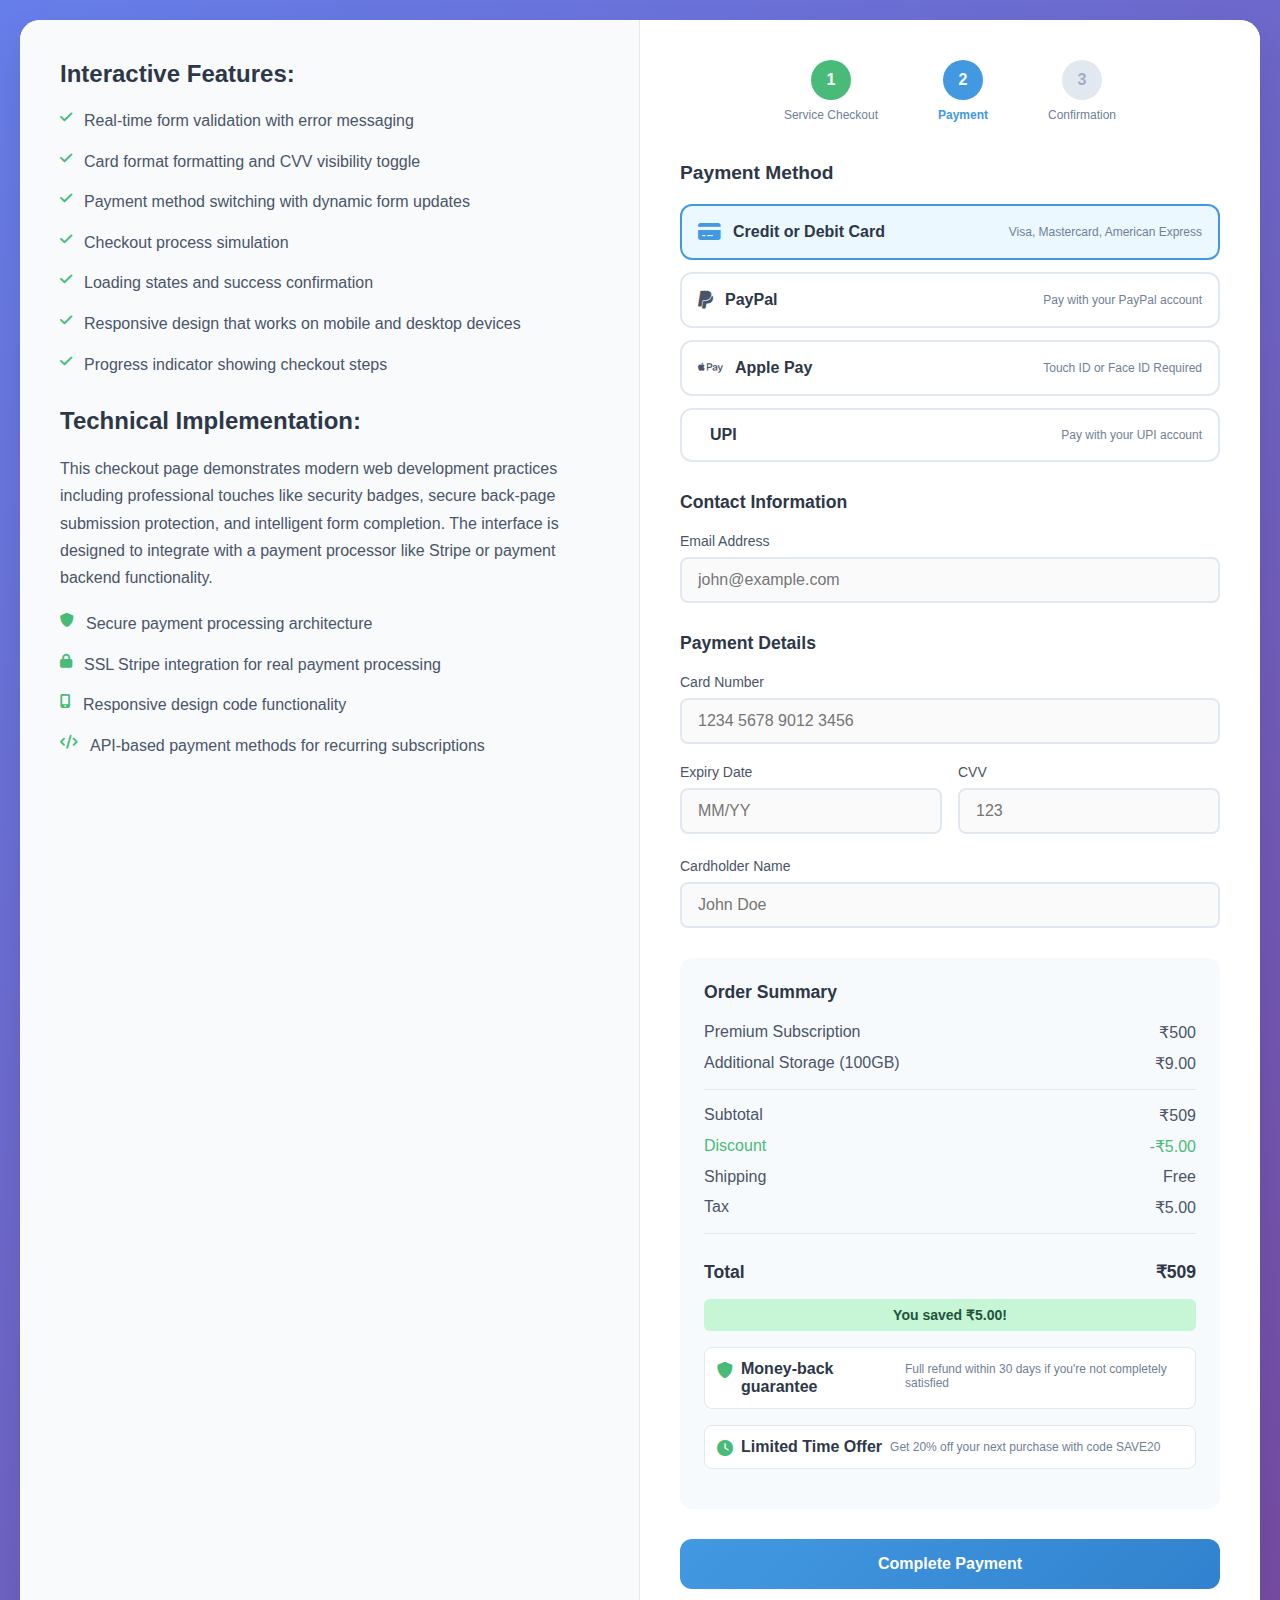
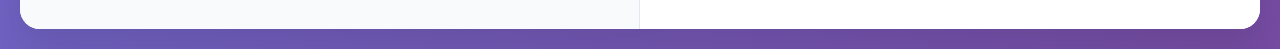
<file: public/payment.html>
<!DOCTYPE html>
<html lang="en">
<head>
    <meta charset="UTF-8">
    <meta name="viewport" content="width=device-width, initial-scale=1.0">
    <title>Payment Page - Premium Subscription</title>
    <link rel="stylesheet" href="payment.css">
    <link href="https://cdnjs.cloudflare.com/ajax/libs/font-awesome/6.0.0/css/all.min.css" rel="stylesheet">
</head>
<body>
    <div class="container">
        <!-- Left Section - Features -->
        <div class="features-section">
            <h2>Interactive Features:</h2>
            <ul class="features-list">
                <li><i class="fas fa-check"></i> Real-time form validation with error messaging</li>
                <li><i class="fas fa-check"></i> Card format formatting and CVV visibility toggle</li>
                <li><i class="fas fa-check"></i> Payment method switching with dynamic form updates</li>
                <li><i class="fas fa-check"></i> Checkout process simulation</li>
                <li><i class="fas fa-check"></i> Loading states and success confirmation</li>
                <li><i class="fas fa-check"></i> Responsive design that works on mobile and desktop devices</li>
                <li><i class="fas fa-check"></i> Progress indicator showing checkout steps</li>
            </ul>

            <h2>Technical Implementation:</h2>
            <p>This checkout page demonstrates modern web development practices including professional touches like security badges, secure back-page submission protection, and intelligent form completion. The interface is designed to integrate with a payment processor like Stripe or payment backend functionality.</p>

            <ul class="tech-features">
                <li><i class="fas fa-shield-alt"></i> Secure payment processing architecture</li>
                <li><i class="fas fa-lock"></i> SSL Stripe integration for real payment processing</li>
                <li><i class="fas fa-mobile-alt"></i> Responsive design code functionality</li>
                <li><i class="fas fa-code"></i> API-based payment methods for recurring subscriptions</li>
            </ul>
        </div>

        <!-- Right Section - Payment Form -->
        <div class="payment-section">
            <!-- Progress Steps -->
            <div class="progress-steps">
                <div class="step completed">
                    <div class="step-number">1</div>
                    <span>Service Checkout</span>
                </div>
                <div class="step active">
                    <div class="step-number">2</div>
                    <span>Payment</span>
                </div>
                <div class="step">
                    <div class="step-number">3</div>
                    <span>Confirmation</span>
                </div>
            </div>

            <!-- Payment Methods -->
            <div class="payment-methods">
                <h3>Payment Method</h3>
                <div class="payment-options">
                    <div class="payment-option active" data-method="card">
                        <i class="fas fa-credit-card"></i>
                        <span>Credit or Debit Card</span>
                        <small>Visa, Mastercard, American Express</small>
                    </div>
                    <div class="payment-option" data-method="paypal">
                        <i class="fab fa-paypal"></i>
                        <span>PayPal</span>
                        <small>Pay with your PayPal account</small>
                    </div>
                   
                    <div class="payment-option" data-method="applepay">
                        <i class="fab fa-apple-pay"></i>
                        <span>Apple Pay</span>
                        <small>Touch ID or Face ID Required</small>
                    </div>
                     <div class="payment-option" data-method="UPI">
                        <i class="fab fa-UPI"></i>
                        <span>UPI</span>
                        <small>Pay with your UPI account</small>
                    </div>
                </div>
            </div>

            <!-- Card Form -->
            <div class="card-form" id="cardForm">
                <div class="contact-info">
                    <h4>Contact Information</h4>
                    <div class="form-group">
                        <label for="email">Email Address</label>
                        <input type="email" id="email" placeholder="john@example.com" required>
                        <span class="error-message" id="emailError"></span>
                    </div>
                </div>

                <div class="payment-details">
                    <h4>Payment Details</h4>
                    <div class="form-group">
                        <label for="cardNumber">Card Number</label>
                        <input type="text" id="cardNumber" placeholder="1234 5678 9012 3456" maxlength="19" required>
                        <span class="error-message" id="cardError"></span>
                    </div>
                    <div class="form-row">
                        <div class="form-group">
                            <label for="expiry">Expiry Date</label>
                            <input type="text" id="expiry" placeholder="MM/YY" maxlength="5" required>
                            <span class="error-message" id="expiryError"></span>
                        </div>
                        <div class="form-group">
                            <label for="cvv">CVV</label>
                            <input type="password" id="cvv" placeholder="123" maxlength="4" required>
                            <span class="error-message" id="cvvError"></span>
                        </div>
                    </div>
                    <div class="form-group">
                        <label for="cardName">Cardholder Name</label>
                        <input type="text" id="cardName" placeholder="John Doe" required>
                        <span class="error-message" id="nameError"></span>
                    </div>
                </div>
            </div>

            <!-- Order Summary -->
            <div class="order-summary">
                <h3>Order Summary</h3>
                <div class="summary-item">
                    <span>Premium Subscription</span>
                    <span>₹500</span>
                </div>
                <div class="summary-item">
                    <span>Additional Storage (100GB)</span>
                    <span>₹9.00</span>
                </div>
                <div class="summary-divider"></div>
                <div class="summary-item">
                    <span>Subtotal</span>
                    <span>₹509</span>
                </div>
                <div class="summary-item discount">
                    <span>Discount</span>
                    <span>-₹5.00</span>
                </div>
                <div class="summary-item">
                    <span>Shipping</span>
                    <span>Free</span>
                </div>
                <div class="summary-item">
                    <span>Tax</span>
                    <span>₹5.00</span>
                </div>
                <div class="summary-divider"></div>
                <div class="summary-item total">
                    <span>Total</span>
                    <span>₹509</span>
                </div>
                <div class="savings">
                    <span class="savings-text">You saved ₹5.00!</span>
                </div>

                <div class="guarantee">
                    <i class="fas fa-shield-alt"></i>
                    <span>Money-back guarantee</span>
                    <small>Full refund within 30 days if you're not completely satisfied</small>
                </div>

                <div class="limited-offer">
                    <i class="fas fa-clock"></i>
                    <span>Limited Time Offer</span>
                    <small>Get 20% off your next purchase with code SAVE20</small>
                </div>
            </div>

            <!-- Submit Button -->
            <button class="pay-button" id="payButton">
                <span class="button-text">Complete Payment</span>
                <span class="loading-spinner" style="display: none;">
                    <i class="fas fa-spinner fa-spin"></i>
                </span>
            </button>
        </div>
    </div>

    <script src="payment.js"></script>
</body>
</html>
</file>
<file: public/payment.css>
* {
    margin: 0;
    padding: 0;
    box-sizing: border-box;
}

body {
    font-family: 'Segoe UI', Tahoma, Geneva, Verdana, sans-serif;
    background: linear-gradient(135deg, #667eea 0%, #764ba2 100%);
    min-height: 100vh;
    padding: 20px;
}

.container {
    display: grid;
    grid-template-columns: 1fr 1fr;
    max-width: 1400px;
    margin: 0 auto;
    background: white;
    border-radius: 20px;
    overflow: hidden;
    box-shadow: 0 20px 40px rgba(0, 0, 0, 0.1);
    min-height: 90vh;
}

/* Left Section - Features */
.features-section {
    background: #f8fafc;
    padding: 40px;
    border-right: 1px solid #e2e8f0;
}

.features-section h2 {
    color: #2d3748;
    margin-bottom: 20px;
    font-size: 1.5em;
    font-weight: 600;
}

.features-list, .tech-features {
    list-style: none;
    margin-bottom: 30px;
}

.features-list li, .tech-features li {
    display: flex;
    align-items: flex-start;
    margin-bottom: 15px;
    color: #4a5568;
    line-height: 1.6;
}

.features-list i, .tech-features i {
    color: #48bb78;
    margin-right: 12px;
    margin-top: 2px;
    font-size: 14px;
}

.features-section p {
    color: #4a5568;
    line-height: 1.7;
    margin-bottom: 20px;
}

/* Right Section - Payment */
.payment-section {
    padding: 40px;
    background: white;
}

/* Progress Steps */
.progress-steps {
    display: flex;
    justify-content: center;
    margin-bottom: 40px;
    position: relative;
}

.step {
    display: flex;
    flex-direction: column;
    align-items: center;
    margin: 0 30px;
    position: relative;
}

.step-number {
    width: 40px;
    height: 40px;
    border-radius: 50%;
    background: #e2e8f0;
    color: #a0aec0;
    display: flex;
    align-items: center;
    justify-content: center;
    font-weight: 600;
    margin-bottom: 8px;
    transition: all 0.3s ease;
}

.step.completed .step-number {
    background: #48bb78;
    color: white;
}

.step.active .step-number {
    background: #4299e1;
    color: white;
}

.step span {
    font-size: 12px;
    color: #718096;
    text-align: center;
}

.step.active span {
    color: #4299e1;
    font-weight: 600;
}

/* Payment Methods */
.payment-methods {
    margin-bottom: 30px;
}

.payment-methods h3 {
    color: #2d3748;
    margin-bottom: 20px;
    font-size: 1.2em;
}

.payment-options {
    display: flex;
    flex-direction: column;
    gap: 12px;
}

.payment-option {
    border: 2px solid #e2e8f0;
    border-radius: 12px;
    padding: 16px;
    cursor: pointer;
    transition: all 0.3s ease;
    display: flex;
    align-items: center;
    gap: 12px;
}

.payment-option:hover {
    border-color: #cbd5e0;
}

.payment-option.active {
    border-color: #4299e1;
    background: #ebf8ff;
}

.payment-option i {
    font-size: 20px;
    color: #4a5568;
}

.payment-option.active i {
    color: #4299e1;
}

.payment-option span {
    font-weight: 600;
    color: #2d3748;
}

.payment-option small {
    color: #718096;
    margin-left: auto;
    font-size: 12px;
}

/* Form Styles */
.card-form h4 {
    color: #2d3748;
    margin-bottom: 20px;
    font-size: 1.1em;
}

.contact-info, .payment-details {
    margin-bottom: 30px;
}

.form-group {
    margin-bottom: 20px;
}

.form-row {
    display: grid;
    grid-template-columns: 1fr 1fr;
    gap: 16px;
}

.form-group label {
    display: block;
    margin-bottom: 8px;
    color: #4a5568;
    font-weight: 500;
    font-size: 14px;
}

.form-group input {
    width: 100%;
    padding: 12px 16px;
    border: 2px solid #e2e8f0;
    border-radius: 8px;
    font-size: 16px;
    transition: border-color 0.3s ease;
    background: #fafafa;
}

.form-group input:focus {
    outline: none;
    border-color: #4299e1;
    background: white;
}

.form-group input.error {
    border-color: #e53e3e;
    background: #fed7d7;
}

.error-message {
    color: #e53e3e;
    font-size: 12px;
    margin-top: 4px;
    display: block;
}

/* Order Summary */
.order-summary {
    background: #f7fafc;
    padding: 24px;
    border-radius: 12px;
    margin-bottom: 30px;
}

.order-summary h3 {
    color: #2d3748;
    margin-bottom: 20px;
    font-size: 1.1em;
}

.summary-item {
    display: flex;
    justify-content: space-between;
    margin-bottom: 12px;
    color: #4a5568;
}

.summary-item.discount {
    color: #48bb78;
}

.summary-item.total {
    font-weight: 700;
    font-size: 1.1em;
    color: #2d3748;
    padding-top: 12px;
}

.summary-divider {
    border-top: 1px solid #e2e8f0;
    margin: 16px 0;
}

.savings {
    background: #c6f6d5;
    color: #22543d;
    padding: 8px 12px;
    border-radius: 6px;
    text-align: center;
    margin: 16px 0;
    font-weight: 600;
    font-size: 14px;
}

.guarantee, .limited-offer {
    display: flex;
    align-items: flex-start;
    gap: 8px;
    margin: 16px 0;
    padding: 12px;
    background: white;
    border-radius: 8px;
    border: 1px solid #e2e8f0;
}

.guarantee i, .limited-offer i {
    color: #48bb78;
    margin-top: 2px;
}

.guarantee span, .limited-offer span {
    font-weight: 600;
    color: #2d3748;
    display: block;
}

.guarantee small, .limited-offer small {
    color: #718096;
    font-size: 12px;
    display: block;
    margin-top: 2px;
}

/* Pay Button */
.pay-button {
    width: 100%;
    background: linear-gradient(135deg, #4299e1, #3182ce);
    color: white;
    border: none;
    padding: 16px 24px;
    border-radius: 12px;
    font-size: 16px;
    font-weight: 600;
    cursor: pointer;
    transition: all 0.3s ease;
    display: flex;
    align-items: center;
    justify-content: center;
    gap: 8px;
}

.pay-button:hover {
    background: linear-gradient(135deg, #3182ce, #2c5282);
    transform: translateY(-2px);
    box-shadow: 0 8px 25px rgba(66, 153, 225, 0.3);
}

.pay-button:active {
    transform: translateY(0);
}

.pay-button:disabled {
    background: #a0aec0;
    cursor: not-allowed;
    transform: none;
}

/* Responsive Design */
@media (max-width: 768px) {
    .container {
        grid-template-columns: 1fr;
        margin: 10px;
        border-radius: 16px;
    }

    .features-section {
        border-right: none;
        border-bottom: 1px solid #e2e8f0;
        padding: 30px 20px;
    }

    .payment-section {
        padding: 30px 20px;
    }

    .form-row {
        grid-template-columns: 1fr;
        gap: 0;
    }

    .progress-steps {
        margin-bottom: 30px;
    }

    .step {
        margin: 0 15px;
    }

    .step span {
        font-size: 10px;
    }
}

/* Animation for loading states */
@keyframes fadeIn {
    from { opacity: 0; transform: translateY(10px); }
    to { opacity: 1; transform: translateY(0); }
}

.card-form {
    animation: fadeIn 0.5s ease;
}

/* Success animation */
@keyframes checkmark {
    0% { transform: scale(0); }
    50% { transform: scale(1.2); }
    100% { transform: scale(1); }
}

.success-checkmark {
    animation: checkmark 0.6s ease;
}
</file>
